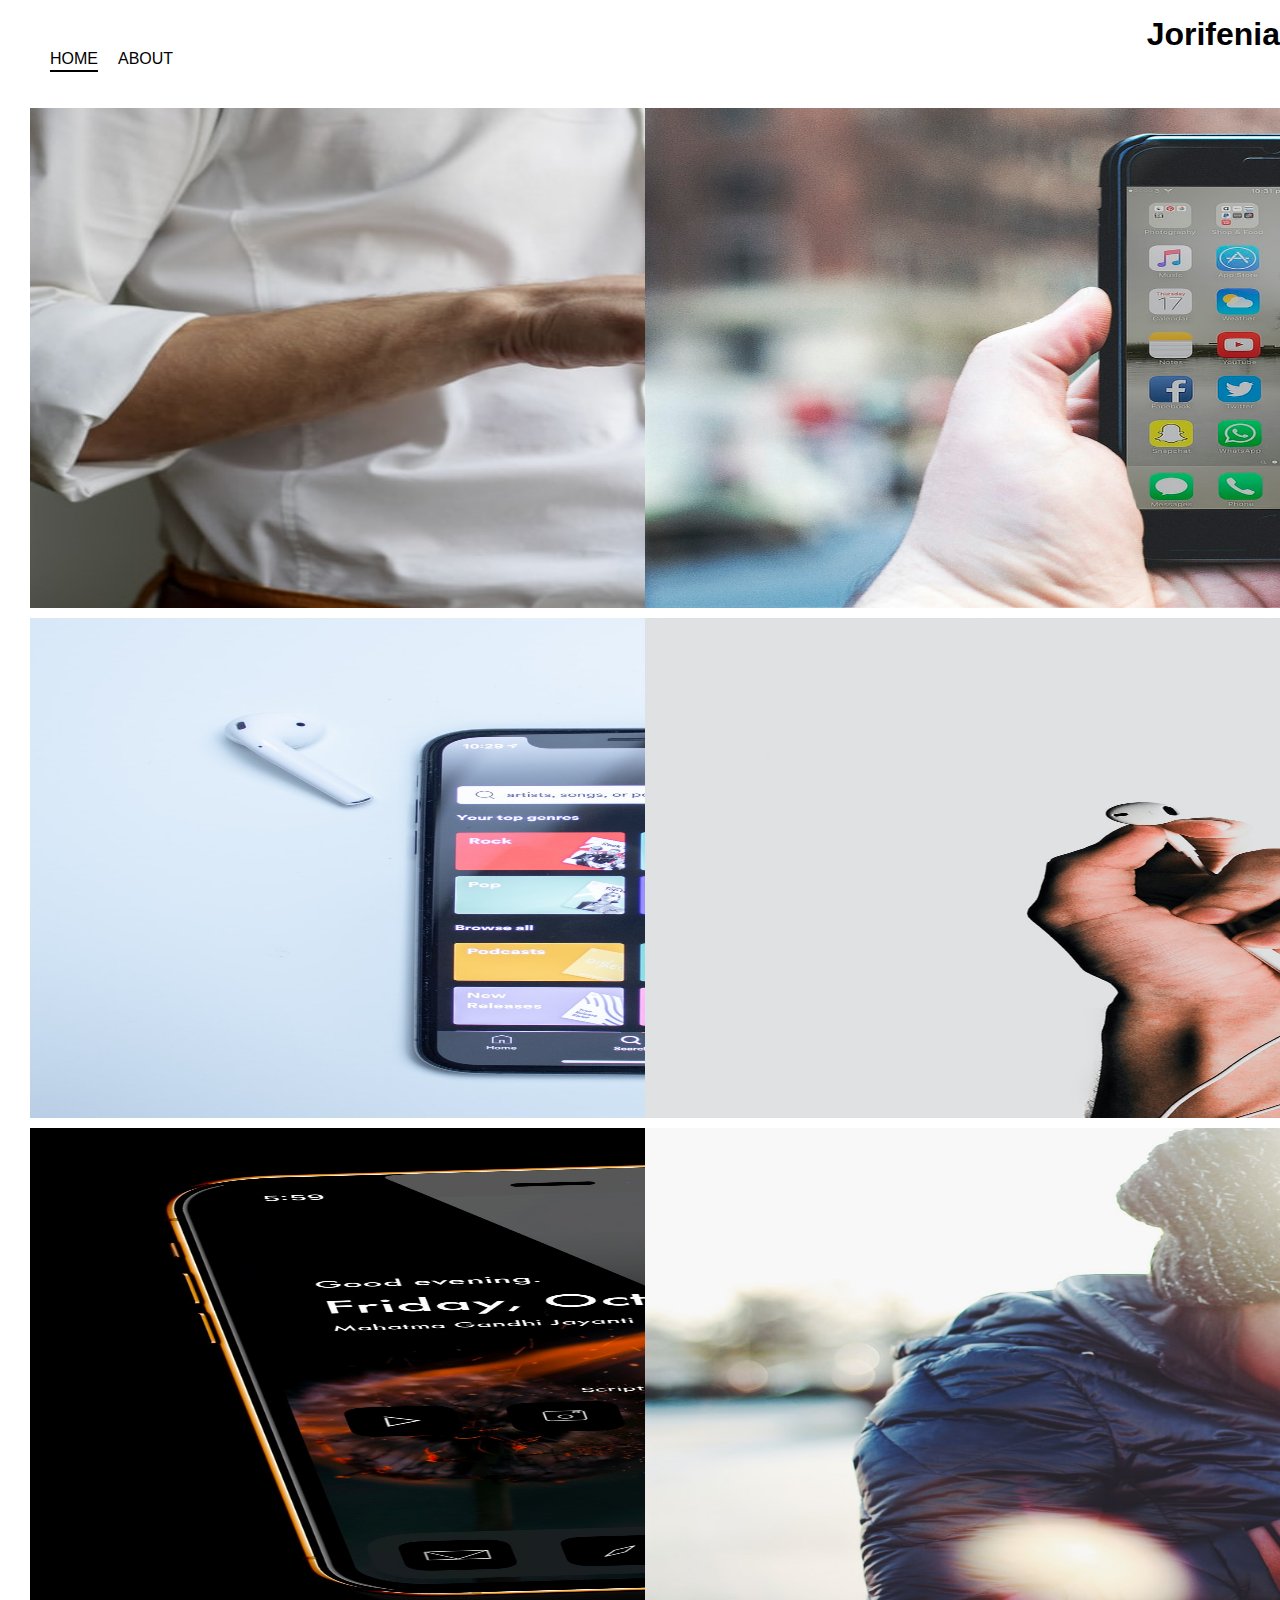
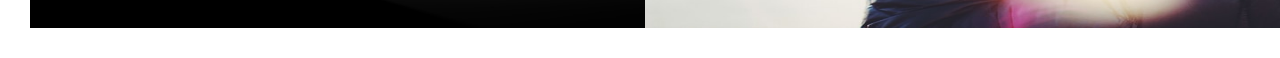
<file: index.html>
<!DOCTYPE html>
<html lang="en">
<head>
  <meta charset="UTF-8">
  <meta name="viewport" content="width=device-width, initial-scale=1.0">
  <link rel="stylesheet" href="/style.css">
  <title>Welcome To My | Home Page</title>
</head>
<body>
  <header>
    <nav class="main-nav">
      <ul class="navigation">
        <li><a href="/index.html" class="none-active" target="_blank">Home</a></li>
        <li><a href="/about.html" target="_blank">About</a></li>
      </ul>
    </nav>
    <h1 class="logo">Jorifenia</h1>
  </header>

  <section class="portfolios">
    <section class="item">
      <img src="/images/portfolio1.jpg">
      <section class="active-content">
        <p>Lorem ipsum dolor sit, amet consectetur adipisicing elit. Cupiditate, pariatur libero amet animi unde incidunt, culpa quaerat blanditiis ea numquam magni, molestiae ut! Fuga doloribus quod eveniet fugit!</p>
        <button class="btn">Learn More</button>
      </section>
    </section>
    <section class="item">
      <img src="/images/portfolio2.jpg">
      <section class="active-content">
        <p>Lorem ipsum dolor sit, amet consectetur adipisicing elit. Cupiditate, pariatur libero amet animi unde incidunt, culpa quaerat blanditiis ea numquam magni, molestiae ut! Fuga doloribus quod eveniet fugit!</p>
        <button class="btn">Learn More</button>
      </section>
    </section>
    <section class="item">
      <img src="/images/portfolio3.jpg">
      <section class="active-content">
        <p>Lorem ipsum dolor sit, amet consectetur adipisicing elit. Cupiditate, pariatur libero amet animi unde incidunt, culpa quaerat blanditiis ea numquam magni, molestiae ut! Fuga doloribus quod eveniet fugit!</p>
        <button class="btn">Learn More</button>
      </section>
    </section>
    <section class="item">
        <img src="/images/portfolio4.jpg">
      <section class="active-content">
        <p>Lorem ipsum dolor sit, amet consectetur adipisicing elit. Cupiditate, pariatur libero amet animi unde incidunt, culpa quaerat blanditiis ea numquam magni, molestiae ut! Fuga doloribus quod eveniet fugit!</p>
        <button class="btn">Learn More</button>
      </section>
    </section>
    <section class="item">
      <img src="/images/portfolio5jpg.jpg">
    <section class="active-content">
      <p>Lorem ipsum dolor sit, amet consectetur adipisicing elit. Cupiditate, pariatur libero amet animi unde incidunt, culpa quaerat blanditiis ea numquam magni, molestiae ut! Fuga doloribus quod eveniet fugit!</p>
      <button class="btn">Learn More</button>
    </section>
  </section>
  <section class="item">
    <img src="/images/portfolio6.jpg">
  <section class="active-content">
    <p>Lorem ipsum dolor sit, amet consectetur adipisicing elit. Cupiditate, pariatur libero amet animi unde incidunt, culpa quaerat blanditiis ea numquam magni, molestiae ut! Fuga doloribus quod eveniet fugit!</p>
    <button class="btn">Learn More</button>
  </section>
</section>
  </section>
</body>
</html>
</file>
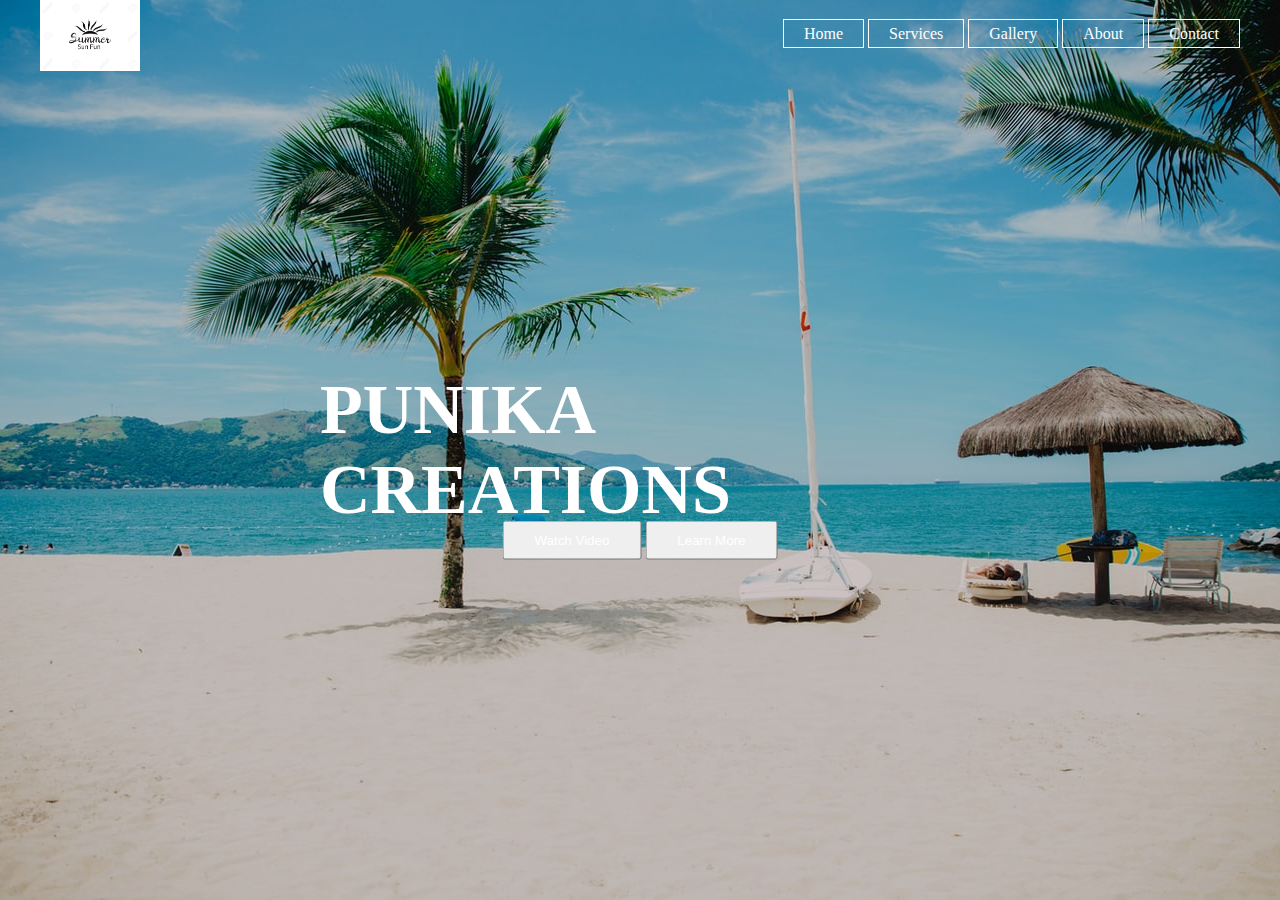
<file: Project3/index.html>
<!DOCTYPE html>
<html lang="en">
<head>
    <meta charset="UTF-8">
    <meta name="viewport" content="width=device-width, initial-scale=1.0">
    <link rel="stylesheet" href="/Project3/stylesheet/style.css">
    <title>Document</title>
</head>
<body>
    <header>
        <nav>
            <section class="logo">
                <img src="/Project3/imgs/134178079-summer-logotypes-summer-vintage-design-logos-beach-party-logo.jpg">
            </section>
            <ul>
                <li><a href="#">Home</a></li>
                <li><a href="#">Services</a></li>
                <li><a href="#">Gallery</a></li>
                <li><a href="#">About</a></li>
                <li><a href="#">Contact</a></li>
            </ul>
        </nav>
        <section class="title">
            <h1>PUNIKA CREATIONS</h1>
        </section>
        <section class="btns">
            <button>Watch Video</button>
            <button>Learn More</button>
        </section>
    </header>
</body>
</html>
</file>
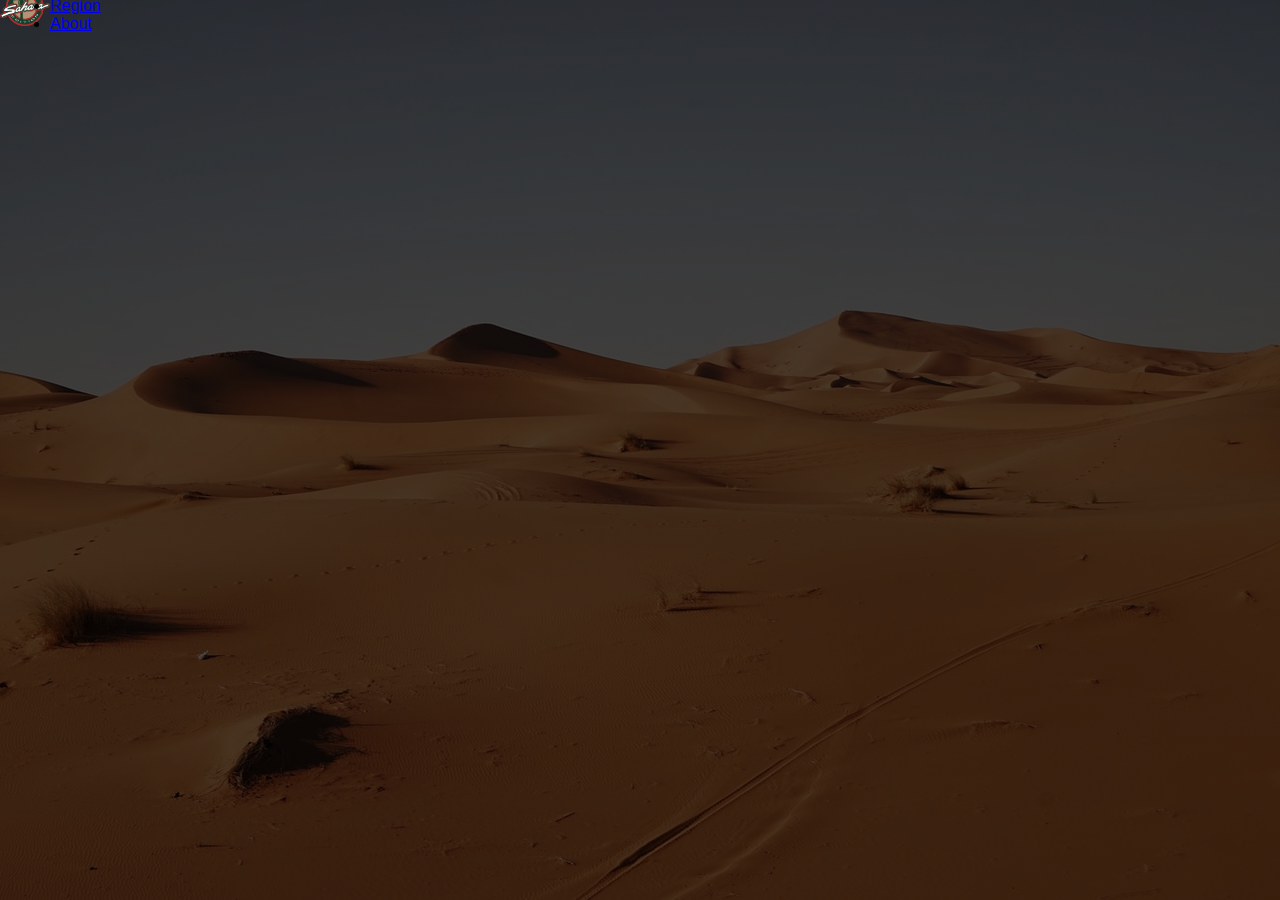
<file: project5/index.html>
<!DOCTYPE html>
<html lang="en">
<head>
    <meta charset="UTF-8">
    <meta name="viewport" content="width=device-width, initial-scale=1.0">
    <link rel="stylesheet" href="/project5/stylesheets/style.css">
    <link rel="stylesheet" href="https://cdnjs.cloudflare.com/ajax/libs/font-awesome/5.15.3/css/all.min.css" integrity="sha512-iBBXm8fW90+nuLcSKlbmrPcLa0OT92xO1BIsZ+ywDWZCvqsWgccV3gFoRBv0z+8dLJgyAHIhR35VZc2oM/gI1w==" crossorigin="anonymous" referrerpolicy="no-referrer" />
    <title>Welcome To My | Website</title>
</head>
<body>
    <div class="container">
        <div class="navbar">
            <input type="checkbox" id="check">
            <label for="check" class="checkbtn"><i class="fa fa-bars"></i></label>
            <img src="/project5/imgs/sahara-logo-5830A96271-seeklogo.com.png" class="logo" alt="This is logo img">
            <ul>
                <li><a href="#">Home</a></li>
                <li><a href="#">Region</a></li>
                <li><a href="#">About</a></li>
            </ul>
        </div>
    </div>
</body>
</html>
</file>
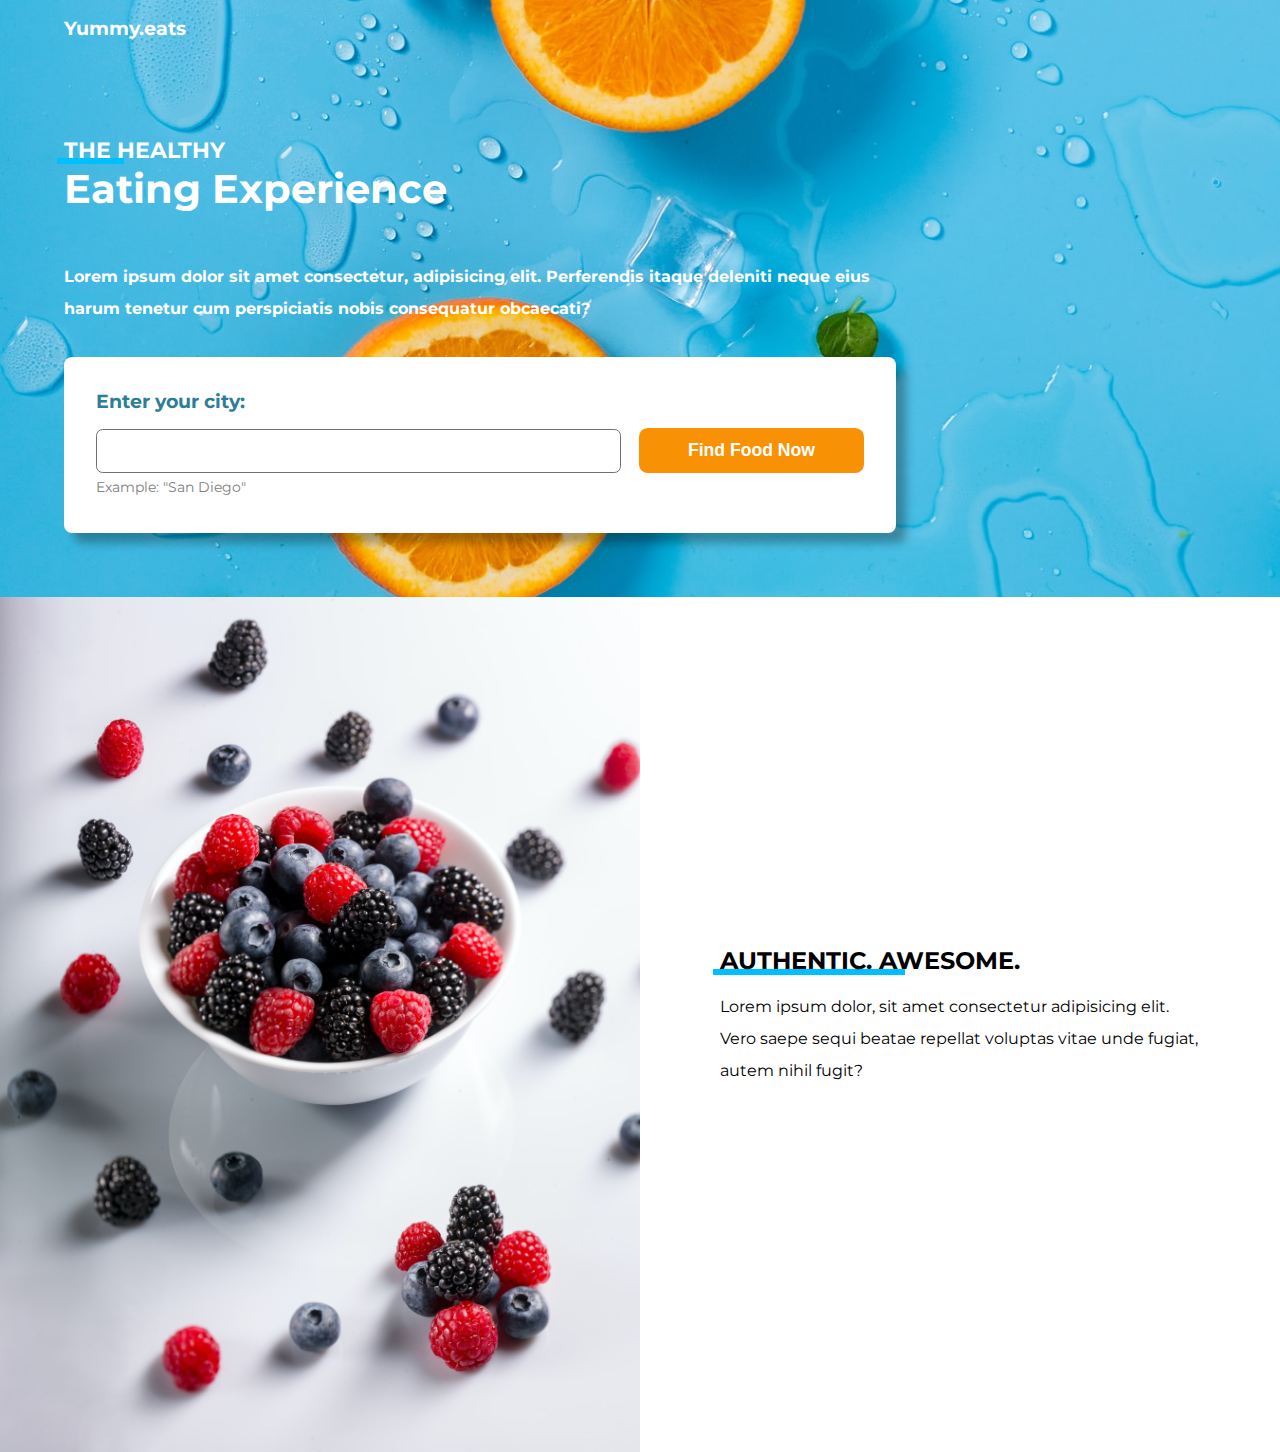
<file: project6/index.html>
<!DOCTYPE html>
<html lang="en">
<head>
    <meta charset="UTF-8">
    <meta name="viewport" content="width=device-width, initial-scale=1.0">
    <link rel="stylesheet" href="/project6/stylesheets/style.css">
    <title>Welcome To My | Website</title>
</head>
<body>
    <div class="hero-bg">
        <section class="top">
            <header>
                <a href="#">Yummy.eats</a>
            </header>
            <h1><span>The Healthy</span> Eating Experience</h1>

            <p>Lorem ipsum dolor sit amet consectetur, adipisicing elit. Perferendis itaque deleniti neque eius harum tenetur cum perspiciatis nobis consequatur obcaecati?</p>

            <div class="form-container">
                <form action="">
                    <div class="form-left">
                        <label for="city">Enter your city:</label>
                        <input type="text" name="city" id="city">
                        <p>Example: "San Diego"</p>
                    </div>
                    <input type="button" value="Find Food Now">
                </form>
            </div>
        </section>
    </div>

    <section class="authentic">
        <div class="right-col">
            <h2>Authentic. Awesome.</h2>
            <p>Lorem ipsum dolor, sit amet consectetur adipisicing elit. Vero saepe sequi beatae repellat voluptas vitae unde fugiat, autem nihil fugit?</p>    
        </div>
        <img src="/project6/imgs/bowlofberries.jpg" alt="Picture of food in a bowl">
    </section>
</body>
</html>
</file>
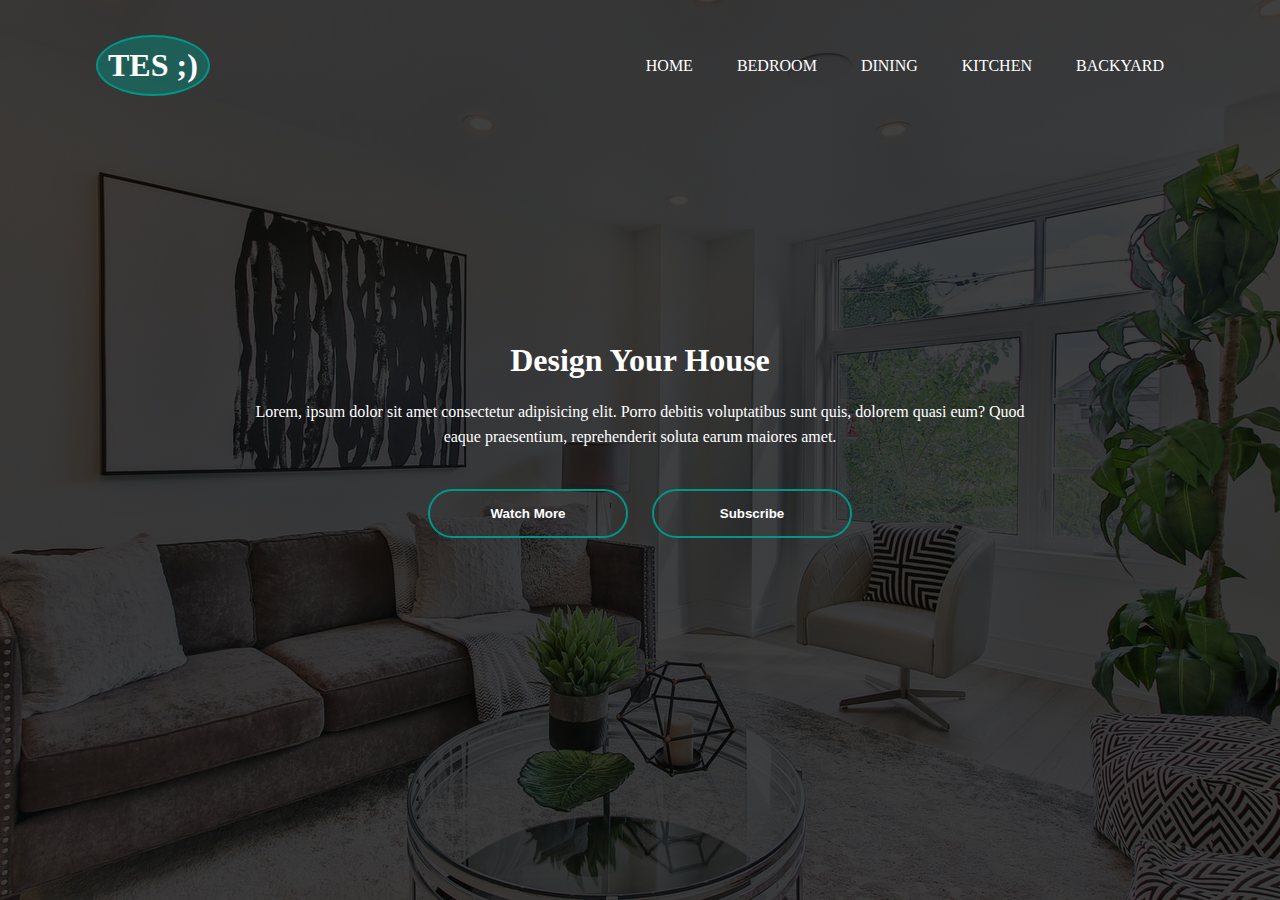
<file: project_4/index.html>
<!DOCTYPE html>
<html lang="en">
<head>
    <meta charset="UTF-8">
    <meta name="viewport" content="width=device-width, initial-scale=1.0">
    <link rel="stylesheet" href="/project_4/style.css">
    <title>Welcome To My | Website</title>
</head>
<body>
    <div class="banner">
        <div class="navbar"> 
            <h1 class="logo">TES ;)</h1>
            <ul>
                <li><a href="#">Home</a></li>
                <li><a href="#">Bedroom</a></li>
                <li><a href="#">Dining</a></li>
                <li><a href="#">Kitchen</a></li>
                <li><a href="#">Backyard</a></li>
            </ul>
        </div>

        <div class="content">
            <h1>Design Your House</h1>
            <p>Lorem, ipsum dolor sit amet consectetur adipisicing elit. Porro debitis voluptatibus sunt quis, dolorem quasi eum? Quod  <br>eaque praesentium, reprehenderit soluta earum maiores amet.</p>
            <div>
                <button type="button"><span></span>Watch More</button>
                <button type="button"><span></span>Subscribe</button>
            </div>
        </div>
    </div>
</body>
</html>
</file>
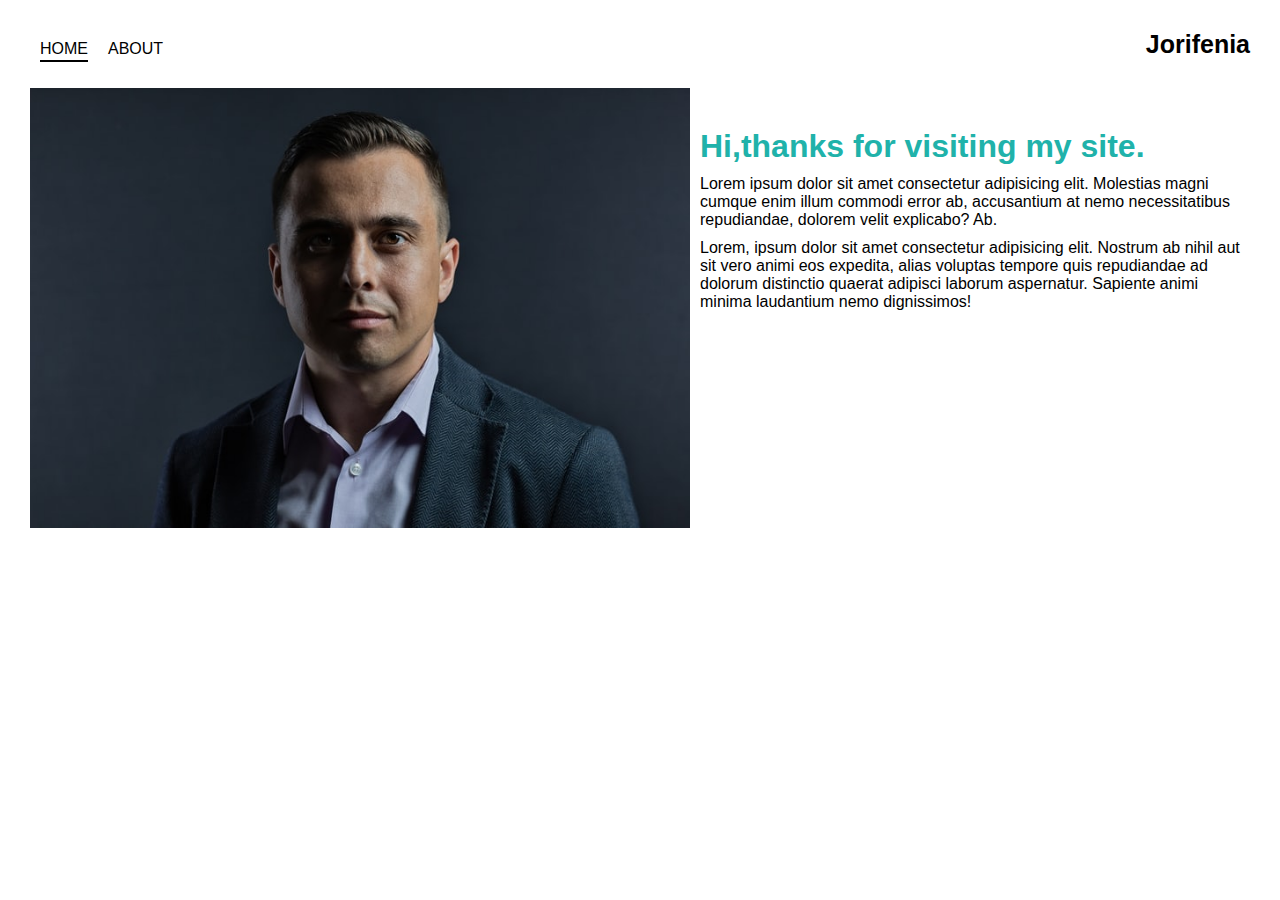
<file: about.html>
<!DOCTYPE html>
<html lang="en">
<head>
    <meta charset="UTF-8">
    <meta name="viewport" content="width=device-width, initial-scale=1.0">
    <link rel="stylesheet" href="/about.css">
    <title>Welcome To My | About Page</title>
</head>
<body>
        <nav class="main-nav">
            <ul class="navigation">
              <li><a href="/index.html" class="none-active" target="_blank">Home</a></li>
              <li><a href="/about.html" target="_blank">About</a></li>
            </ul>
            <h1 class="logo">Jorifenia</h1>
        </nav>
    <section class="item">
        <img src="/images/guyportfolio2jpg.jpg">
        <section class="item-content">
            <h1>Hi,thanks for visiting my site.</h1>
            <p>Lorem ipsum dolor sit amet consectetur adipisicing elit. Molestias magni cumque enim illum commodi error ab, accusantium at nemo necessitatibus repudiandae, dolorem velit explicabo? Ab.</p>
            <p>Lorem, ipsum dolor sit amet consectetur adipisicing elit. Nostrum ab nihil aut sit vero animi eos expedita, alias voluptas tempore quis repudiandae ad dolorum distinctio quaerat adipisci laborum aspernatur. Sapiente animi minima laudantium nemo dignissimos!</p>

        </section>
    </section>
</body>
</html>
</file>
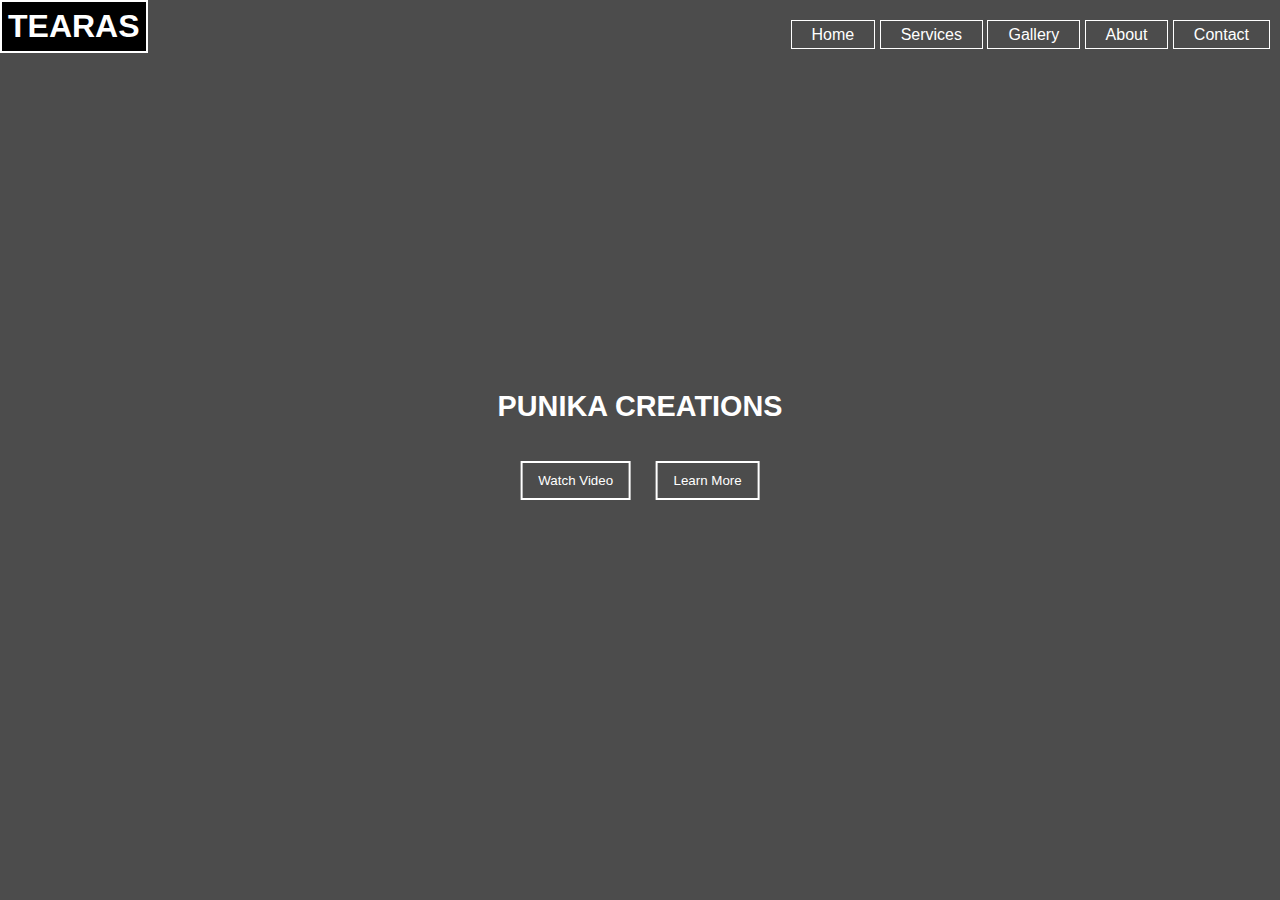
<file: Project3/main.html>
<!DOCTYPE html>
<html lang="en">
<head>
    <meta charset="UTF-8">
    <meta name="viewport" content="width=device-width, initial-scale=1.0">
    <link rel="stylesheet" href="/Project3/stylesheet/main.css">
    <title>Document</title>
</head>
<body>
    <header>
        <nav>
            <section>
                <h1 class="logo">TEARAS</h1>
            </section>
            <ul>
                <li><a href="#">Home</a></li>
                <li><a href="#">Services</a></li>
                <li><a href="#">Gallery</a></li>
                <li><a href="#">About</a></li>
                <li><a href="#">Contact</a></li>
            </ul>
        </nav>

        <section class="title">
            <section class="title-content">
                <h1>PUNIKA CREATIONS</h1>
                <section class="btns-content">
                    <button class="btn">
                        Watch Video
                    </button>
                    <button class="btn">
                        Learn More
                    </button>
                </section>
            </section>
        </section>
    </header>
</body>
</html>
</file>
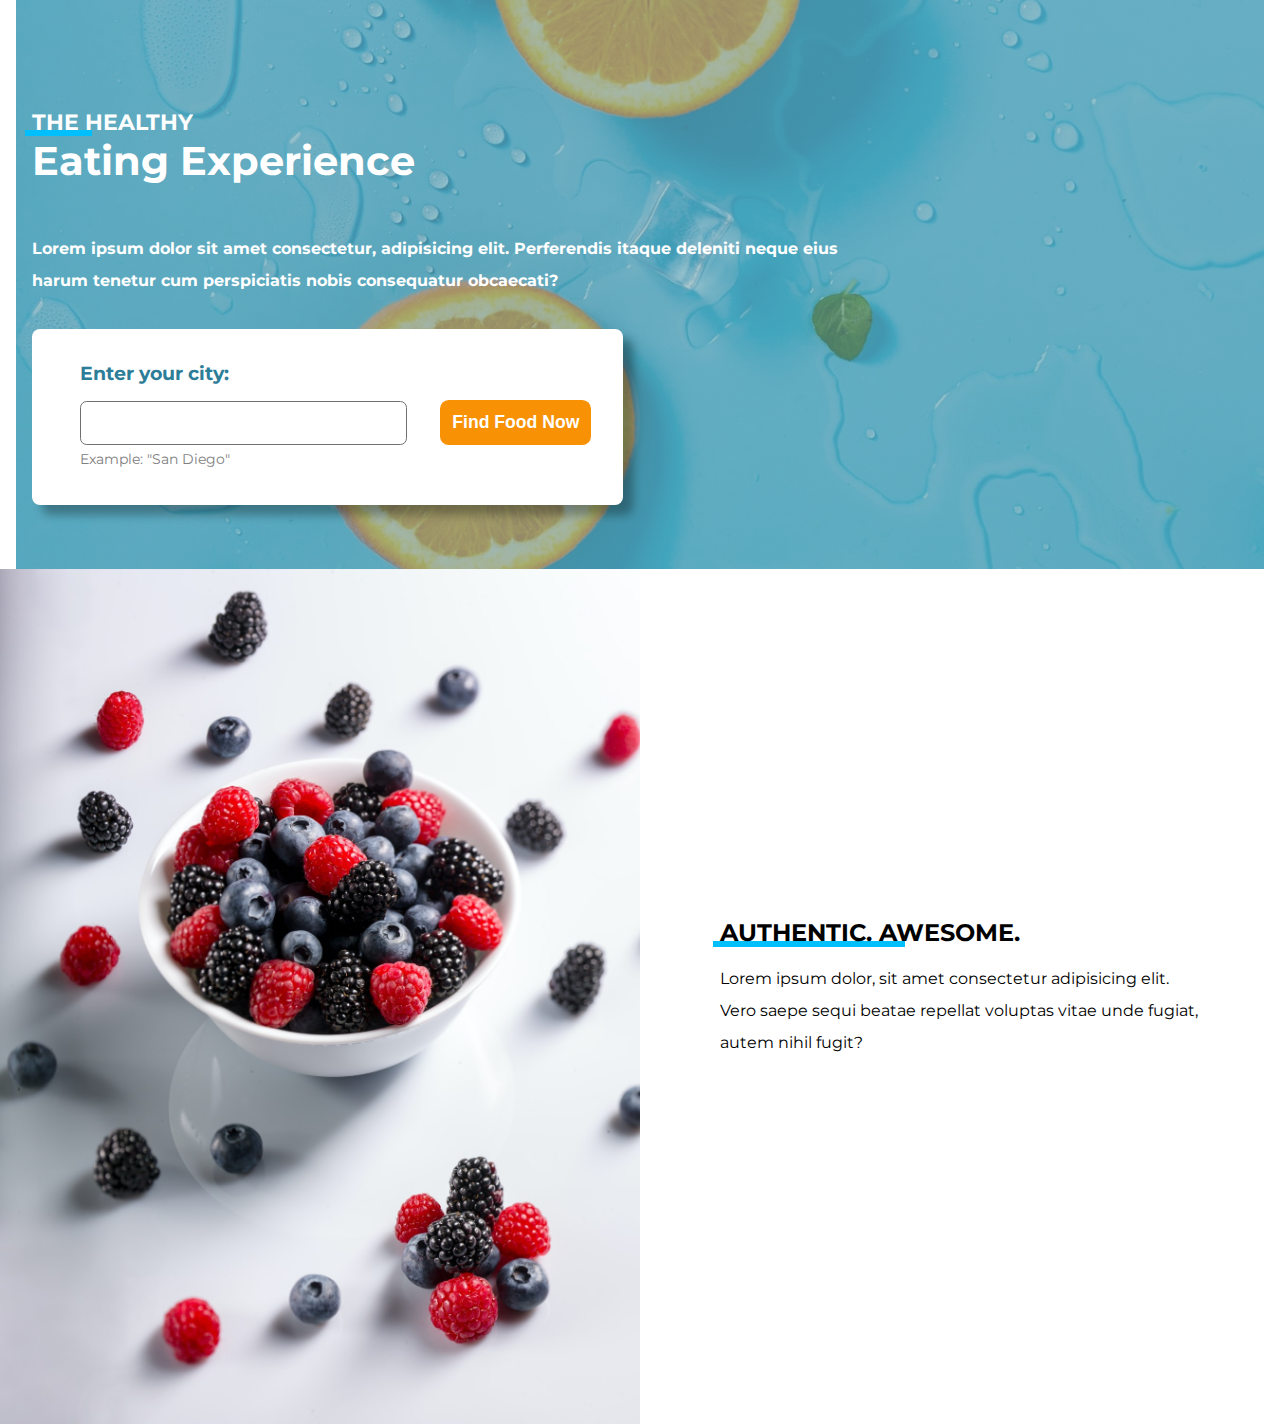
<file: project6/main.html>
<!DOCTYPE html>
<html lang="en">
<head>
    <meta charset="UTF-8">
    <meta name="viewport" content="width=device-width, initial-scale=1.0">
    <link rel="stylesheet" href="/project6/stylesheets/main.css">
    <link rel="stylesheet" href="https://cdnjs.cloudflare.com/ajax/libs/font-awesome/5.15.3/css/all.min.css" integrity="sha512-iBBXm8fW90+nuLcSKlbmrPcLa0OT92xO1BIsZ+ywDWZCvqsWgccV3gFoRBv0z+8dLJgyAHIhR35VZc2oM/gI1w==" crossorigin="anonymous" referrerpolicy="no-referrer" />
    <title>Document</title>
</head>
<body>
    <section class="hero-bg">
        <section class="top">
            <header>
                <i class="fa fa-apple-alt fa-4x" id="logo"></i>
            </header>
            <h1><span>THE HEALTHY</span> Eating Experience</h1>
            <p>Lorem ipsum dolor sit amet consectetur, adipisicing elit. Perferendis itaque deleniti neque eius harum tenetur cum perspiciatis nobis consequatur obcaecati?</p>
            <section class="form-container">
                <form action="GET">
                    <section class="form-left">
                        <label for="city">Enter your city:</label>
                        <input type="text" name="city" class="city">
                        <p>Example: "San Diego"</p>
                    </section>
                    <input type="button" value="Find Food Now">
                </form>
            </section>
        </section>
    </section>

    <section class="authentic">
        <section class="right-col">
            <h2>Authentic. Awesome.</h2>
            <p>Lorem ipsum dolor, sit amet consectetur adipisicing elit. Vero saepe sequi beatae repellat voluptas vitae unde fugiat, autem nihil fugit?</p>
        </section>
        <img src="/project6/imgs/bowlofberries.jpg" alt="This is an image">
    </section>
</body>
</html>
</file>
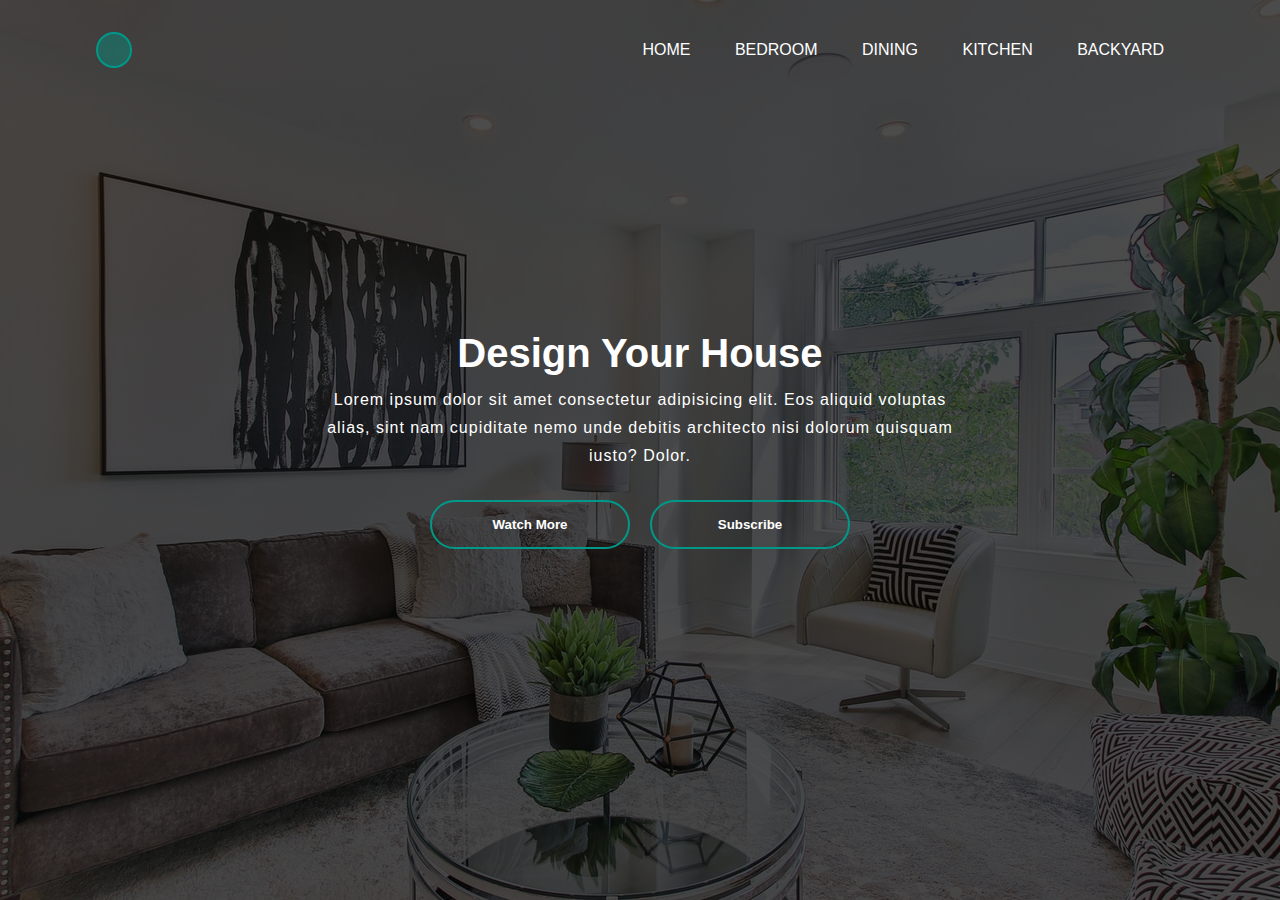
<file: project_4/main.html>
<!DOCTYPE html>
<html lang="en">
<head>
    <meta charset="UTF-8">
    <meta name="viewport" content="width=device-width, initial-scale=1.0">
    <link rel="stylesheet" href="/project_4/main.css">
    <link rel="stylesheet" href="https://cdnjs.cloudflare.com/ajax/libs/font-awesome/5.15.3/css/all.min.css" integrity="sha512-iBBXm8fW90+nuLcSKlbmrPcLa0OT92xO1BIsZ+ywDWZCvqsWgccV3gFoRBv0z+8dLJgyAHIhR35VZc2oM/gI1w==" crossorigin="anonymous" referrerpolicy="no-referrer" />
    <title>Welcome To My | Website</title>
</head>
<body>
    <header class="banner">
        <nav class="navbar">
            <i class="fa fa-home fa-2x" id="logo"></i>
            <ul>
                <li><a href="#">Home</a></li>
                <li><a href="#">Bedroom</a></li>
                <li><a href="#">Dining</a></li>
                <li><a href="#">Kitchen</a></li>
                <li><a href="#">Backyard</a></li>
            </ul>
        </nav>

        <section class="content">
            <h1>Design Your House</h1>
            <p>Lorem ipsum dolor sit amet consectetur adipisicing elit. Eos aliquid voluptas alias, sint nam cupiditate nemo unde debitis architecto nisi dolorum quisquam iusto? Dolor.</p>
            <section>
                <button type="button"><span></span> Watch More</button>
                <button type="button"><span></span> Subscribe</button>
            </section>
        </section>
    </header>
</body>
</html>
</file>
<file: style.css>
* {
  padding: 0;
  margin: 0;
  box-sizing: border-box;
}

body {
  font-family: Arial, Helvetica, sans-serif;
  margin: 30px;
}

.main-nav {
  display: grid;
  grid-template-columns: repeat(4, 1fr);                                                     
}

.navigation {
  display: flex;
}

.navigation li, 
.navigation a {
  text-decoration: none;
  list-style: none;
}

.navigation li {
  padding: 10px;
}

.navigation a {
  text-transform: uppercase;
  color: #000000;
  transition: 0.7s ease;
}

.navigation .none-active {
  border-bottom: 2px solid #000000;
  padding-bottom: 3px;
}

.navigation a:hover {
  border-bottom: 2px solid #000000;
  padding-bottom: 3px;
}

.logo {
  position: absolute;
  top: 16px;
  right: 0;
  color: #000000;
}

.portfolios {
  display: grid;
  grid-gap: 10px;
  grid-template-columns: repeat(auto-fit, minmax(500px, 1fr));
  margin-top: 20px;
}

.item {
  position: relative;
  width: 600px;
  height: 500px;
}

.item img {
  width: 100%;
  height: 100%;
}

.item .active-content {
  position: absolute;
  top: 0;
  left: 0;
  width: 100%;
  height: 100%;
  background: rgba(0,0,0,0.8);
  display: flex;
  flex-direction: column;
  justify-content: center;
  align-items: center;
  color: #00ffff;
  transition: 1s;
  opacity: 0;
}

.item .active-content p {
  padding: 10px;
  letter-spacing: 1px;
  line-height: 28px;
  text-align: justify;
}

.item .active-content .btn {
  padding: 10px 10px;
  color: #000000;
  background: #fff;
  border: none;
  transition: 1s ease;
}

.item .active-content .btn:hover {
  opacity: 0.7;
}

.item .active-content:hover {
  opacity: 1;
}

/* Mobiles Screen */

/* Ipads & Tablets */
@media (min-width: 768px) {

  .main-nav {
    padding: 10px;
  }

  .item img {
    width: 94vw;
  }
}
</file>
<file: Project3/stylesheet/style.css>
* {
    padding: 0;
    margin: 0;
    box-sizing: border-box;
}

header {
    background: linear-gradient(rgba(0,0,0,0.2),rgba(0,0,0,0.2)), url("/Project3/imgs/photo-1519046904884-53103b34b206.jpg");
    background-repeat: no-repeat;
    background-position: center;
    background-size: cover;
    height: 100vh;
}

ul {
    float: right;
    list-style: none;
    margin-top: 25px;
}

ul li {
    display: inline-block;
}

ul li a {
    text-decoration: none;
    color: #fff;
    padding: 5px 20px;
    border: 1px solid #fff;
    transition: 0.6s ease;
}

ul li a:hover {
    background-color: #fff;
    color: #000;
}

.logo img {
    float: left;
    width: 100px;
    height: auto;
}

nav {
    max-width: 1200px;
    margin: auto;
}

.title {
    position: absolute;
    top: 50%;
    left: 50%;
    transform: translate(-50%,-50%);
}

.title h1 {
    color: #fff;
    font-size: 70px;
}

.btns {
    position: absolute;
    top: 60%;
    left: 50%;
    transform: translate(-50%,-50%);
}

button {
    border: 1s solid #fff;
    padding: 10px 30px;
    color: #fff;
    text-decoration: none;
    transition: 0.6s ease;
}

button:hover {
    background-color: #fff;
    color: #000;
}
</file>
<file: project5/stylesheets/style.css>
* {
    padding: 0;
    margin: 0;
    box-sizing: border-box;
}

body {
    font-family: Arial, Helvetica, sans-serif;
}

.container {
    width: 100%;
    height: 100vh;
    background: linear-gradient(rgba(0,0,0,0.7),rgba(0,0,0,0.7)), url("/project5/imgs/photo-1489573280374-2e193c63726c.jpg");
    background-repeat: no-repeat;
    background-position: center;
    background-size: cover;
}

.navbar {
    height: 12px;
    display: flex;
    align-items: center;
}

.logo {
    width: 50px;
    cursor: pointer;
}

#check {
    display: none;
}

.checkbtn {
    color: #fff;
}
</file>
<file: project6/stylesheets/style.css>
@import url('https://fonts.googleapis.com/css2?family=Montserrat:wght@400;700&display=swap');

/* Custom Properties */

:root {
    --leading: 2em;
}

body {
    font-family: 'Montserrat', sans-serif;
    margin: 0;
}

.hero-bg {
    background:#307d99 url("/project6/imgs/orangebg.jpg");
    background-repeat: no-repeat;
    background-position: 12% 83%;
    background-size: cover;
    text-align: center;
    padding-bottom: 4em;
    color: #fff;
}

header {
    padding: 1em 0;
}

.hero-bg a {
    color: #fff;
    text-decoration: none;
    font-weight: bold;
    font-size: 1.2rem;
}

section {
    margin: 0 1em;
}

h1 {
    font-size: 2.5rem;
    margin: 2em 0 1.2em;
}

h1 span {
    text-transform: uppercase;
    display: block;
    font-size: 1.4rem;
    position: relative;
    z-index: 1;
}

h1 span::before {
    content: '';
    position: absolute;
    bottom: 0;
    width: 3em;
    background: #00bfff;
    height: .4rem;
    z-index: -1;
    margin-left: -.3em;
}

.hero-bg p {
    font-weight: bold;
    margin: 0 1em 3em;
}

.form-container {
    background: #fff;
    margin: 2em -1em 0;
    padding: 2em;
}

label {
    display: block;
    color: #2d7d98;
    margin-bottom: 1em;
    font-weight: bold;
    font-size: 1.2em;
}

input[type=text] {
    border: 1px solid #707070;
    border-radius: .5em;
    width: 100%;
    padding: 1em;
    box-sizing: border-box;
    margin-top: 1.2em;
}

.form-container p {
    color: #808080;
    margin-bottom: 1.5em;
    font-weight: normal;
    font-size: .9em;
    margin-top: .3em;
}

input[type=button] {
    background: #f89104;
    border: none;
    border-radius: .5em;
    width: 100%;
    color: #fff;
    font-weight: bold;
    padding: 1em 0;
    cursor: pointer;
    font-size: 1.3em;
}

input[type=button]:hover {
    background: rgba(216,126, 1);
    font-weight: normal;
}


.authentic {
    margin: 0;
}

.right-col {
    text-align: center;
    margin: 3em 1em;
}

h2 {
    text-transform: uppercase;
    position: relative;
}

h2::before {
    content: '';
    position: absolute;
    bottom: 0;
    width: 8em;
    background: #00bfff;
    height: .4rem;
    z-index: -1;
    margin-left: -.3em;
}

img {
    width: 100%;
}

p {
    line-height: var(--leading);
}

@media (min-width: 730px) {
    section {
        margin: 0 4em;
    }

    .form-container {
        margin: 2em -4em 0;
    }
}

@media (min-width: 930px) {
    .hero-bg {
        text-align: left;
    }

    .hero-bg p {
        margin: 0 0 3em;
    }

    .hero-bg section {
        width: 65%;
    }

    .form-container {
        margin: 2em 0 0;
        padding: 2em;
        border-radius: .5em;
        box-shadow: 10px 10px 10px #0000004d;
    }

    form {
        display: flex;
    }
    .form-left {
        width: 70%;
    }
    label {
        margin: 0;
    }
    input[type=button] {
        height: fit-content;
        font-size: 1.1rem;
        margin-left: 1em;
        margin-top: 2.2em;
        padding: .7em 0;
        width: 30%;
    }
    .hero-bg p {
        margin-bottom: 0;
    }

    section.authentic {
        display: grid;
        grid-template-columns: repeat(2,50%);
        grid-template-areas: "bowl content";
    }

    .right-col {
        grid-area: content;
        padding: 0 10%;
        text-align: left;
        align-self: center;
    }

    img {
        grid-area: bowl;
    }

    h2 {
        margin: 0;
    }
}

.top {
    animation: fadeIn 2s forwards;
}

@keyframes fadeIn {
    from {
        opacity: 0;
        transform: translateY(-2em);
    }

    to {
        opacity: 1;
        transform: translateY(0);
    }
}
</file>
<file: project_4/style.css>
* {
    padding: 0;
    margin: 0;
    box-sizing: border-box;
}

.banner {
    background: linear-gradient(rgba(0,0,0,0.75),rgba(0,0,0,0.75)), url("/project_4/imgs/photo-1567767292278-a4f21aa2d36e.jpg");
    background-repeat: no-repeat;
    background-position: center;
    background-size: cover;
    width: 100%;
    height: 100vh;
}

.navbar {
    width: 85%;
    margin: auto;
    padding: 35px 0; 
    display: flex;
    align-items: center;
    justify-content: space-between;
}

.logo {
    color: #fff;
    border: 2px solid #009688;
    border-radius: 50%;
    padding: 10px;
    background: #0096876c;
}

.navbar ul li {
    list-style: none;
    display: inline-block;
    margin: 0 20px;
    position: relative;
}

.navbar ul a {
    text-decoration: none;
    color: #fff;
    text-transform: uppercase;
}

.navbar ul li::after {
    content: '';
    height: 3px;
    width: 0;
    background: #009688;
    position: absolute;
    top: 20px;
    left: 0;
    transition: 0.5s;
}

.navbar ul li:hover::after {
    width: 100%;
}

.content {
    width: 100%;
    position: absolute;
    top: 50%;
    transform: translateY(-50%);
    text-align: center;
    color: #fff;
}

.content p {
    margin: 20px auto;
    font-weight: 100;
    line-height: 25px;
}

button {
    width: 200px;
    padding: 15px 0;
    text-align: center;
    margin: 20px 10px;
    border-radius: 25px;
    font-weight: bold;
    border: 2px solid #009688;
    background: transparent;
    color: #fff;
    cursor: pointer;
    position: relative;
    overflow: hidden;
}

span {
    background: #009688;
    height: 100%;
    width: 0;
    border-radius: 25px;
    position: absolute;
    left: 0;
    bottom: 0;
    z-index: -1;
    transition: 0.5s;
}

button:hover span {
    width: 100%;
}

button:hover {
    border: none;
}
</file>
<file: about.css>
* {
    padding: 0;
    margin: 0;
    box-sizing: border-box;
  }
  
  body {
    font-family: Arial, Helvetica, sans-serif;
    margin: 30px;
  }
  
  .main-nav {
    display: flex;
    flex-direction: row;
    justify-content: space-between;
  }
  
  .navigation {
    display: flex;
  }
  
  .navigation li, 
  .navigation a {
    text-decoration: none;
    list-style: none;
  }
  
  .navigation li {
    padding: 10px;
  }
  
  .navigation a {
    text-transform: uppercase;
    color: #000000;
    transition: 0.7s ease;
  }
  
  .navigation .none-active {
    border-bottom: 2px solid #000000;
    padding-bottom: 3px;
  }
  
  .navigation a:hover {
    border-bottom: 2px solid #000000;
    padding-bottom: 3px;
  }
  
  .logo {
    color: #000000;
    font-size: 25px;
    font-weight: bold;
  }

  .item {
    display: flex;
    flex-direction: row;
    justify-content: space-between;
    align-items: flex-start;
    margin-top: 20px;
  }

  .item img {
      width: 660px;
  }

  .item-content {
      padding: 10px;
      margin-top: 30px;
  }

  .item-content h1 {
      color: #20b2aa;
  }

  .item-content p {
      margin-top: 10px;
  }
</file>
<file: Project3/stylesheet/main.css>
* {
    padding: 0;
    margin: 0;
    box-sizing: border-box;
}

body {
    font-family: Arial, Helvetica, sans-serif;
}

header {
    background-image: linear-gradient(rgba(0,0,0,0.7),rgba(0,0,0,0.7)), url("https://images.unsplash.com/photo-1533473359331-0135ef1b58bf?ixid=MnwxMjA3fDB8MHxwaG90by1wYWdlfHx8fGVufDB8fHx8&ixlib=rb-1.2.1&auto=format&fit=crop&w=1350&q=80");
    background-repeat: no-repeat;
    background-position: center;
    background-size: cover;
    height: 100vh;
}

header section {
    float: left;
}

header section .logo {
    color: #fff;
    border: 2px solid #fff;
    background: #000;
    padding: 6px;
}

ul {
    float: right;
    margin-right: 10px;
    margin-top: 26px;
    list-style: none;
}

ul li {
    display: inline-block;
}

ul a {
    text-decoration: none;
    border: 1px solid #fff;
    padding: 5px 20px;
    color: #fff;
    transition: 0.6s ease;
}

ul a:hover {
    background: #fff;
    color: #000;
}

.title {
    position: absolute;
    top: 50%;
    left: 50%;
    transform: translate(-50%,-50%);
}

.title-content {
    display: flex;
    flex-direction: column;
    justify-content: center;
    align-items: center;
}

.title-content h1 {
    color: #fff;
    font-size: 2.8rem;
}

.btns-content {
    margin-top: 28px;
}

.btns-content .btn {
    background:  none;
    color: #fff;
    padding: 10px 16px;
    border: 2px solid #fff;
    margin: 10px;
    transition: 0.6s ease;
}

.btns-content .btn:hover {
    background: #fff;
    color: #000;
}

@media (max-width: 468px) {
    ul li{
        padding: 10px;
    }

    ul a {
        padding: 5px 10px;
    }

    .title-content h1 {
        font-size: 2rem;
        line-height: 48px;
    }
}

@media (min-width: 768px) {
    .title-content h1 {
        font-size: 1.8rem;
    }
}
</file>
<file: project6/stylesheets/main.css>
@import url('https://fonts.googleapis.com/css2?family=Montserrat:wght@400;700&display=swap');

/* Custom Properties */

:root {
    --leading: 2em;
}


body {
    font-family: 'Montserrat', sans-serif;
    margin: 0;
}

.hero-bg {
    background: linear-gradient(rgba(110,160,170,0.6),rgba(110,160,170,0.6)), url("/project6/imgs/orangebg.jpg");
    background-repeat: no-repeat;
    background-position: 12% 83%;
    background-size: cover;
    padding-bottom: 4em;
    text-align: center;
    color: #fff;
}

header {
    padding: 1em 0;
}

header #logo {
    color: #f10606e3;
    font-weight: bold;
}

section {
    margin: 0 1em;
}

h1 {
    font-size: 2.5rem;
    margin: 1.9em 0 1.2em;
}

h1 span {
    text-transform: uppercase;
    display: block;
    font-size: 1.4rem;
    position: relative;
    z-index: 1;
}

h1 span::before {
    content: '';
    position: absolute;
    bottom: 0;
    width: 3em;
    background: #00bfff;
    height: .4rem;
    z-index: -1;
    margin-left: -.3em;
}

.hero-bg p {
    font-weight: bold;
    margin: 0 1em 2.9em;
}

.form-container {
    background: #fff;
    margin: 2em -1em 0;
    padding: 2em;
}

label {
    display: block;
    color: #2d7d98;
    margin-bottom: 1em;
    font-weight: bold;
    font-size: 1.2em;
}

input[type=text] {
    border: 1px solid #707070;
    border-radius: .5em;
    width: 100%;
    padding: 1em;
    box-sizing: border-box;
    outline: none;
    margin-top: 1.2em;
}

input[type=text]:active {
    border: 3px solid #0000ff;
}

.form-container p {
    color: #808080;
    margin-bottom: 1.5em;
    font-weight: normal;
    font-size: .9em;
    margin-top: .3em;
}

input[type=button] {
    background: #f89104;
    border: none;
    border-radius: .5em;
    width: 100%;
    color: #fff;
    padding: 1em 0;
    cursor: pointer;
    font-weight: bold;
    font-size: 1.3em;
}

input[type=button]:hover {
    background: rgba(216,126, 1);
    font-weight: normal;
}

.authentic {
    margin: 0;
}

.right-col {
    text-align: center;
    margin: 3em 1em;
}

h2 {
    text-transform: uppercase;
    position: relative;
}

h2::before {
    content: '';
    position: absolute;
    bottom: 0;
    width: 8em;
    background: #00bfff;
    height: .4rem;
    z-index: -1;
    margin-left: -.3em;
}

img {
    width: 100%;
}

p {
    line-height: var(--leading);
}

/* mobiles */
@media (max-width: 468px) {
    h1 {
        font-size: 2em;
    }
}

@media (max-width: 320px) {
    h1{
        font-size: 1.6em;
    }
}

@media (min-width: 1024px) {
    .hero-bg {
        text-align: left;
    }

    .hero-bg p {
        margin: 0 0 3em;
    }

    .hero-bg section {
        width: 65%;
    }

    .form-container {
        margin: 2em 0 0;
        padding: 2em;
        border-radius: .5em;
        box-shadow: 10px 10px 10px #0000004d;
    }

    form {
        display: flex;
    }
    .form-left {
        width: 70%;
    }
    label {
        margin: 0;
    }
    input[type=button] {
        height: fit-content;
        font-size: 1.1rem;
        margin-left: 1em;
        margin-top: 2.2em;
        padding: .7em 0;
        width: 30%;
    }
    .hero-bg p {
        margin-bottom: 0;
    }

    section.authentic {
        display: grid;
        grid-template-columns: repeat(2,50%);
        grid-template-areas: "bowl content";
    }

    .right-col {
        grid-area: content;
        padding: 0 10%;
        text-align: left;
        align-self: center;
    }

    img {
        grid-area: bowl;
    }

    h2 {
        margin: 0;
    }
}

.top {
    animation: fadeIn 2s forwards;
}

@keyframes fadeIn {
    from {
        opacity: 0;
        transform: translateY(-2em);
    }

    to {
        opacity: 1;
        transform: translateY(0);
    }
}
</file>
<file: project_4/main.css>
* {
    padding: 0;
    margin: 0;
    box-sizing: border-box;
}

body {
    font-family: Arial, Helvetica, sans-serif;
}

.banner {
    background: linear-gradient(rgba(0,0,0,0.7),rgba(0,0,0,0.7)), url("/project_4/imgs/photo-1567767292278-a4f21aa2d36e.jpg");
    background-repeat: no-repeat;
    background-position: center;
    background-size: cover;
    height: 100vh;
}

.navbar {
    width: 85%;
    margin: auto;
    padding: 2rem 0;
    display: flex;
    justify-content: space-between;
    align-items: center;
}

.navbar #logo {
    border: 2px solid #009888;
    border-radius: 50%;
    background: #0096876c;
    color: #fff;
    padding: 1rem;
}

.navbar ul li {
    list-style: none;
    display: inline-block;
    margin: 0 20px;
    position: relative;
}

.navbar ul a {
    text-decoration: none;
    color: #fff;
    text-transform: uppercase;
}

.navbar ul li::after {
    content: '';
    height: 3px;
    width: 0;
    background: #009888;
    position: absolute;
    top: 24px;
    left: 0;
    transition: 0.5s;
}

.navbar ul li:hover::after {
    width: 100%;
}

.content {
    position: absolute;
    top: 50%;
    left: 50%;
    transform: translate(-50%,-50%);
    display: flex;
    flex-direction: column;
    justify-content: center;
    align-items: center;
    color: #fff;
}

.content h1 {
    font-size: 2.8rem;
    font-weight: bold;
}

.content p {
    text-align: center;
    line-height: 28px;
    letter-spacing: 1px;
    margin-top: 10px;
}

.content section {
    margin-top: 10px;
}

button {
    width: 200px;
    border: 2px solid #009888;
    border-radius: 25px;
    text-align: center;
    background: transparent;
    color: #fff;
    padding: 15px 0;
    margin: 20px 10px;
    font-weight: bold;
    cursor: pointer;
    overflow: hidden;
    position: relative;
}

span {
    background: #009888;
    height: 100%;
    width: 0;
    border-radius: 25px;
    position: absolute;
    left: 0;
    bottom: 0;
    z-index: -1;
    transition: 0.5s;
}

button:hover span {
    width: 100%;
}

button:hover {
    border: none;
}

@media (max-width: 468px) {
    .navbar ul {
        display: flex;
        flex-direction: column;
        justify-content: center;
    }

    .navbar ul li {
        padding: 3px;
    }

    .logo {
        font-size: 1rem;
    }

    .content {
        margin-top: 58px;
    }

    .content h1 {
        font-size: 1.5rem;
    }
}

@media (max-width: 320px) {
    .content p {
        display: none;
    }
}

@media (min-width: 768px) {
    .content h1 {
        font-size: 2.5rem;  
    }

    .content p {
        text-align: center;
    }

    .content section {
        display: flex;
    }
}
</file>
